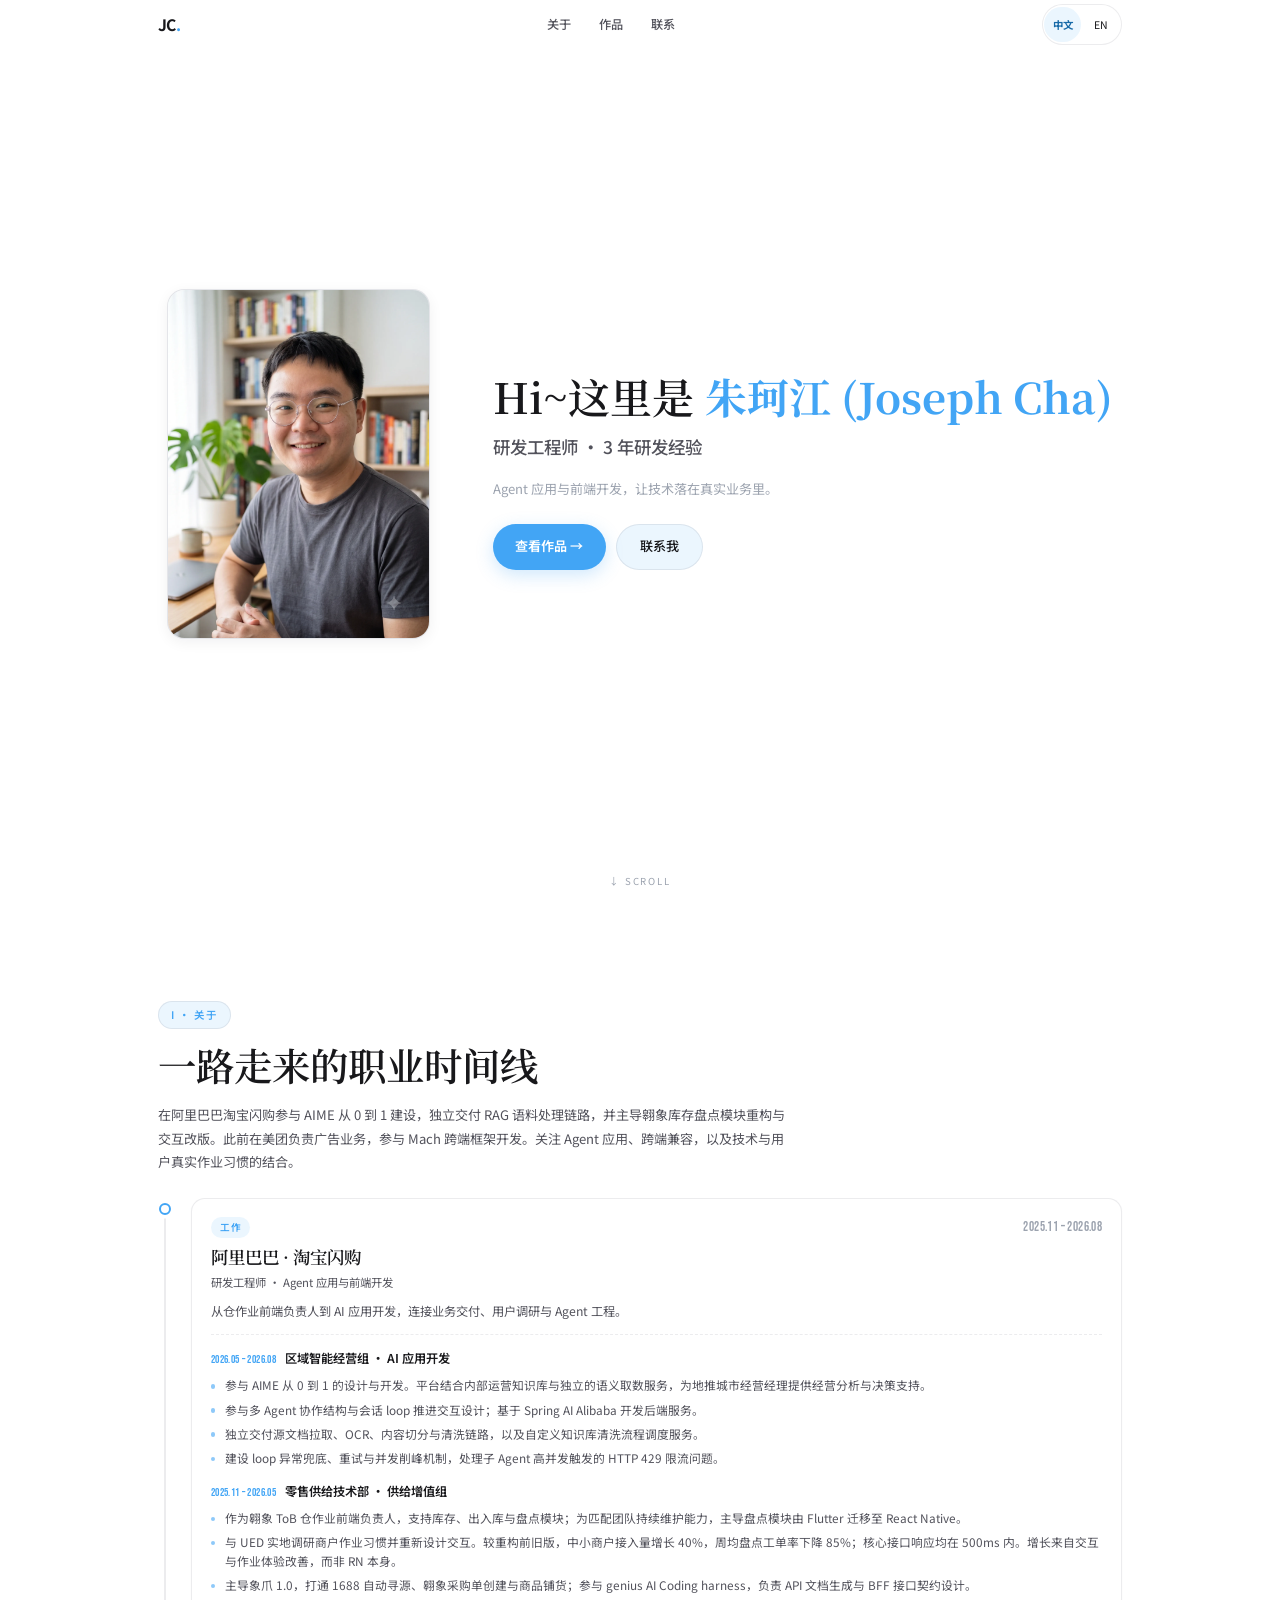
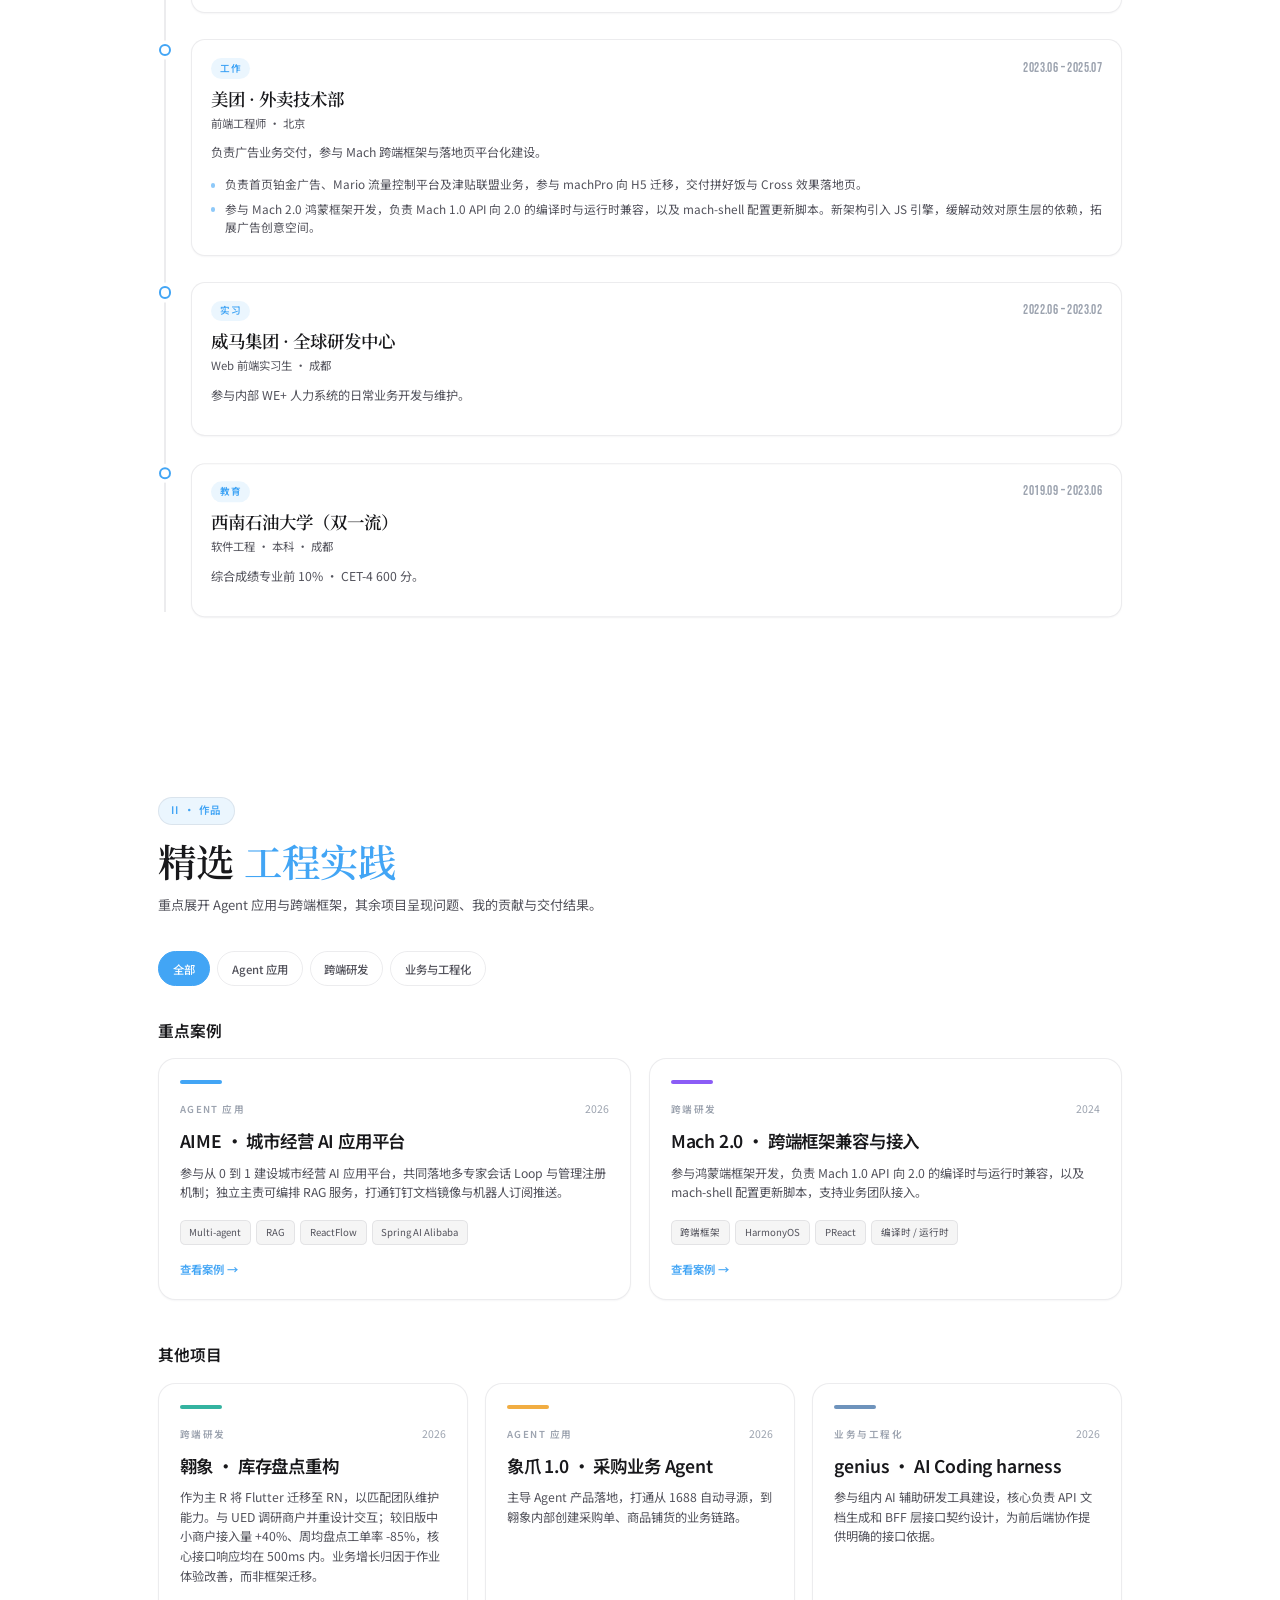
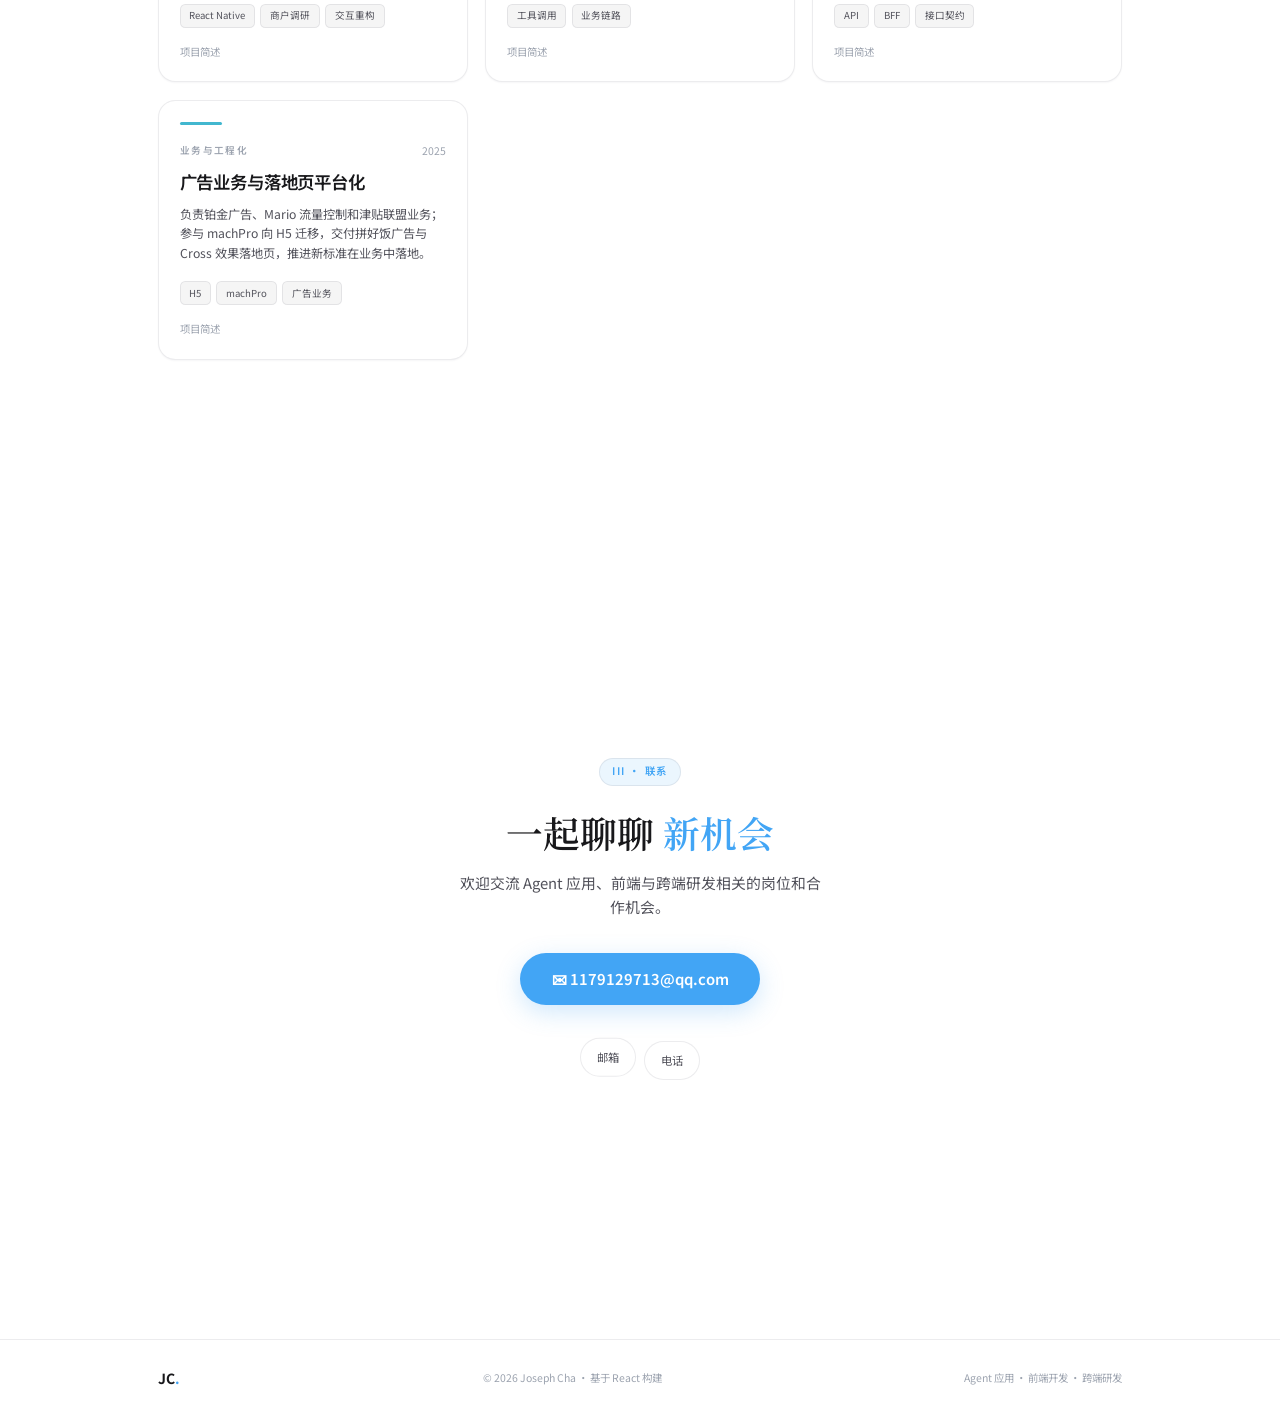
<file: index.html>
<!doctype html>
<html lang="zh-CN">
  <head>
    <meta charset="UTF-8" />
    <meta
      name="viewport"
      content="width=device-width, initial-scale=1.0, viewport-fit=cover, maximum-scale=5.0"
    />
    <meta name="theme-color" content="#fafafa" />
    <meta name="apple-mobile-web-app-capable" content="yes" />
    <meta name="apple-mobile-web-app-status-bar-style" content="black-translucent" />
    <meta name="format-detection" content="telephone=no" />
    <meta
      name="description"
      content="朱珂江的个人作品集：阿里巴巴淘宝闪购 AIME、库存盘点重构与美团 Mach 跨端框架研发经历。"
    />
    <title>朱珂江 · Agent 应用与前端开发</title>
    <link rel="preconnect" href="https://fonts.googleapis.com" />
    <link rel="preconnect" href="https://fonts.gstatic.com" crossorigin />
    <link
      href="https://fonts.googleapis.com/css2?family=Bebas+Neue&family=Noto+Sans+SC:wght@300;400;500;700&family=Noto+Serif+SC:wght@300;400;600;700&display=swap"
      rel="stylesheet"
    />
    <script type="module" crossorigin src="/assets/index-Dej1bzxD.js"></script>
    <link rel="stylesheet" crossorigin href="/assets/index-BMwHk_G-.css">
  </head>
  <body>
    <div id="root"></div>
  </body>
</html>
</file>
<file: assets/index-BMwHk_G-.css>
.language-switch{display:inline-flex;flex-shrink:0;border:1px solid var(--border);border-radius:26.64rem;padding:.05333rem;gap:.05333rem;background:#fff}.language-switch button{min-width:1.12rem;min-height:1.06667rem;padding:.10667rem .24rem;font-size:.32rem;border-radius:26.64rem}.language-switch button[aria-pressed=true]{background:var(--accent-soft);color:#176aa8;font-weight:700}.language-switch button:focus-visible{outline:.05333rem solid var(--accent);outline-offset:.05333rem}.navbar{position:fixed;top:0;left:0;right:0;z-index:100;transition:background .3s,backdrop-filter .3s,border-color .3s}.navbar-inner{display:flex;align-items:center;justify-content:space-between;height:1.49333rem}.navbar-brand{font-family:var(--font-body);font-weight:700;font-size:.48rem;letter-spacing:-.02em;min-height:1.17333rem;display:inline-flex;align-items:center}.navbar-brand .dot{color:var(--accent)}.navbar-desktop{display:flex;gap:.64rem;align-items:center}.navbar-controls{display:flex;align-items:center;gap:.26667rem}.navbar-link{font-size:.37333rem;color:var(--text-muted);font-weight:500;min-height:1.17333rem;display:inline-flex;align-items:center;padding:0 .10667rem;transition:color .2s}.navbar-link:hover{color:var(--text)}.navbar-cta{font-size:.34667rem;font-weight:600;padding:.21333rem .48rem;border-radius:26.64rem;background:var(--accent);color:#fff;min-height:1.17333rem;display:inline-flex;align-items:center}.navbar-toggle{display:none;flex-direction:column;justify-content:center;gap:.13333rem;width:1.17333rem;height:1.17333rem;padding:0;border-radius:.21333rem}.navbar-toggle-bar{display:block;width:.58667rem;height:.05333rem;background:var(--text);border-radius:.05333rem;transition:transform .25s ease,opacity .25s ease;margin:0 auto}.navbar-toggle.is-open .navbar-toggle-bar:nth-child(1){transform:translateY(.18667rem) rotate(45deg)}.navbar-toggle.is-open .navbar-toggle-bar:nth-child(2){opacity:0}.navbar-toggle.is-open .navbar-toggle-bar:nth-child(3){transform:translateY(-.18667rem) rotate(-45deg)}.navbar-mobile{overflow:hidden;border-bottom:1px solid rgba(0,0,0,.06);background:#fffffff2;backdrop-filter:blur(.53333rem);-webkit-backdrop-filter:blur(.53333rem)}.navbar-mobile-inner{display:flex;flex-direction:column;gap:.10667rem;padding:.32rem .53333rem calc(.42667rem + var(--safe-bottom))}.navbar-mobile-link{font-size:.42667rem;color:var(--text);font-weight:500;padding:.37333rem .21333rem;min-height:1.28rem;display:flex;align-items:center;border-bottom:1px solid rgba(0,0,0,.04)}.navbar-mobile-cta{margin-top:.32rem;font-size:.4rem;font-weight:600;text-align:center;padding:.37333rem .53333rem;border-radius:26.64rem;background:var(--accent);color:#fff;min-height:1.28rem;display:inline-flex;align-items:center;justify-content:center}@media (max-width: 768px){.navbar-desktop{display:none}.navbar-toggle{display:flex}}.hero-section{position:relative;min-height:100vh;display:flex;align-items:center;padding-top:calc(1.49333rem + var(--safe-top));padding-bottom:calc(.64rem + var(--safe-bottom))}@supports (min-height: 100svh){.hero-section{min-height:100svh}}.hero-content{position:relative;z-index:2}.hero-grid{display:grid;grid-template-columns:1fr;gap:.74667rem;align-items:center}.hero-photo{display:flex;justify-content:center;position:relative;z-index:2}.hero-photo-frame{width:5.33333rem;aspect-ratio:3 / 4;border-radius:.53333rem;overflow:hidden;border:1px solid var(--border);box-shadow:var(--shadow-md);background:var(--bg-soft)}.hero-photo-frame img{width:100%;height:100%;object-fit:cover;display:block}.hero-title{font-family:var(--font-serif);font-size:.85333rem;font-weight:600;line-height:1.2;margin:.37333rem 0;color:var(--text)}.hero-name{color:var(--accent);font-weight:700}.hero-subtitle{font-family:var(--font-body);font-size:.48rem;font-weight:500;color:var(--text-muted);max-width:8.53333rem;margin-bottom:.53333rem}.hero-tagline{font-size:.37333rem;color:var(--text-dim);max-width:7.46667rem;margin-bottom:.74667rem}.hero-actions{display:flex;gap:.26667rem;flex-wrap:wrap}.hero-btn{display:inline-flex;align-items:center;justify-content:center;gap:.16rem;padding:.32rem .58667rem;border-radius:26.64rem;font-weight:600;font-size:.37333rem;min-height:1.28rem;transition:transform .2s,box-shadow .2s,background .2s,color .2s}.hero-btn-primary{background:var(--accent);color:#fff;box-shadow:0 .16rem .53333rem rgba(var(--accent-rgb),.25)}.hero-btn-primary:hover{transform:translateY(-.05333rem);box-shadow:0 .26667rem .74667rem rgba(var(--accent-rgb),.32)}.hero-btn-secondary{border:1px solid var(--border);color:var(--text);font-weight:500;background:var(--accent-soft)}.hero-btn-secondary:hover{border-color:var(--accent);color:var(--accent)}.scroll-hint{position:absolute;bottom:calc(.42667rem + var(--safe-bottom));left:50%;transform:translate(-50%);z-index:2;color:var(--text-dim);font-size:.29333rem;letter-spacing:.2em;text-transform:uppercase}@media (min-width: 600px){.hero-subtitle{font-size:.53333rem;max-width:11.2rem}.hero-tagline{font-size:.4rem;max-width:9.6rem}.hero-actions{gap:.32rem}.hero-btn{padding:.34667rem .69333rem;font-size:.4rem}}@media (min-width: 768px){.hero-grid{grid-template-columns:6.93333rem 1fr;gap:1.49333rem;align-items:center}.hero-title{font-size:1.28rem}.hero-photo-frame{width:6.93333rem}.hero-photo{justify-content:flex-start}.hero-subtitle{max-width:13.86667rem}.hero-tagline{max-width:12.8rem}}@media (min-width: 1024px){.hero-grid{grid-template-columns:8rem 1fr;gap:1.92rem}.hero-photo-frame{width:8rem}.hero-subtitle{max-width:16rem}.hero-tagline{max-width:14.93333rem}}.timeline{list-style:none;margin:0;padding:0;position:relative}.timeline:before{content:"";position:absolute;left:.18667rem;top:.16rem;bottom:.16rem;width:.05333rem;background:var(--border)}.timeline-item{position:relative;padding-left:1.01333rem;padding-bottom:.8rem}.timeline-item:last-child{padding-bottom:0}.timeline-marker{position:absolute;left:0;top:.10667rem;width:.42667rem;height:.42667rem;display:flex;align-items:center;justify-content:center}.timeline-dot{width:.37333rem;height:.37333rem;border-radius:50%;background:var(--bg);border:.08rem solid var(--accent);box-sizing:border-box;box-shadow:0 0 0 .10667rem var(--bg)}.timeline-card{border:1px solid var(--border);border-radius:.42667rem;background:var(--bg-card);padding:.53333rem .58667rem;box-shadow:var(--shadow-sm)}.timeline-head{display:flex;justify-content:space-between;align-items:center;gap:.32rem;flex-wrap:wrap;margin-bottom:.26667rem}.timeline-type{font-size:.29333rem;font-weight:600;letter-spacing:.08em;color:var(--accent);background:var(--accent-soft);padding:.08rem .26667rem;border-radius:26.64rem}.timeline-period{font-family:var(--font-display);font-size:.4rem;letter-spacing:.03em;color:var(--text-dim)}.timeline-company{font-family:var(--font-serif);font-size:.53333rem;font-weight:600;color:var(--text);margin-bottom:.10667rem;line-height:1.3}.timeline-role{font-size:.34667rem;color:var(--text-muted);margin-bottom:.32rem}.timeline-summary{font-size:.37333rem;color:var(--text-muted);line-height:1.7;margin-bottom:.37333rem}.timeline-phases{display:flex;flex-direction:column;gap:.42667rem;border-top:1px dashed var(--border);padding-top:.42667rem}.timeline-phase-head{display:flex;align-items:baseline;gap:.26667rem;margin-bottom:.21333rem;flex-wrap:wrap}.timeline-phase-period{font-family:var(--font-display);font-size:.34667rem;letter-spacing:.03em;color:var(--accent)}.timeline-phase-title{font-size:.37333rem;font-weight:600;color:var(--text)}.timeline-points{list-style:none;margin:0;padding:0;display:flex;flex-direction:column;gap:.16rem}.timeline-points li{position:relative;padding-left:.42667rem;font-size:.36rem;color:var(--text-muted);line-height:1.6}.timeline-points li:before{content:"";position:absolute;left:0;top:.24rem;width:.13333rem;height:.13333rem;border-radius:50%;background:var(--accent);opacity:.6}.about-section{align-items:flex-start;padding-top:calc(2.13333rem + var(--safe-top));padding-bottom:calc(1.6rem + var(--safe-bottom))}.about-container{width:100%;max-width:24.53333rem}.about-intro{font-size:.4rem;color:var(--text-muted);line-height:1.8;margin:.42667rem 0 .74667rem;max-width:19.2rem}.about-timeline{width:100%}.projects-section{align-items:stretch}.projects-container{display:flex;flex-direction:column;width:100%;padding-top:.42667rem;padding-bottom:.42667rem;box-sizing:border-box}.projects-header{flex-shrink:0}.projects-lead{margin-bottom:.53333rem}.projects-filter{display:flex;gap:.21333rem;flex-wrap:wrap;margin-bottom:.42667rem}.projects-scroll{width:100%}.project-card{height:100%;border-radius:.53333rem;border:1px solid var(--border);background:#fff;box-shadow:var(--shadow-sm)}.project-card-wrap{min-width:0}.project-card-wrap:focus-visible .project-card{border-color:var(--accent);box-shadow:0 0 0 .08rem var(--accent-soft)}.project-open{display:inline-block;margin-top:.48rem;font-size:.34667rem;font-weight:600;color:var(--accent);transition:transform .2s ease}.project-open:focus-visible{outline:.05333rem solid var(--accent);outline-offset:.13333rem;border-radius:.05333rem}.project-group-title{font-size:.48rem;font-weight:600;margin:.53333rem 0 .48rem}.projects-supporting{margin-top:.74667rem}.project-summary-label{font-size:.32rem;color:var(--text-dim);margin-top:.48rem}@media (min-width: 600px){.projects-featured .projects-grid{grid-template-columns:repeat(2,minmax(0,1fr))}}@keyframes projectNudge{0%,8%,16%,to{transform:translate(0)}4%{transform:translate(.10667rem)}12%{transform:translate(-.08rem)}}.project-card-wrap:hover .project-open{animation:none;transform:translate(.10667rem)}.filter-btn{padding:.21333rem .42667rem;border-radius:26.64rem;font-size:.34667rem;font-weight:500;min-height:1.06667rem;display:inline-flex;align-items:center;border:1px solid var(--border);background:transparent;color:var(--text-muted);transition:all .2s}.filter-btn:hover{border-color:var(--accent);color:var(--accent)}.filter-btn.is-active{border-color:var(--accent);background:var(--accent);color:#fff}.projects-grid{display:grid;grid-template-columns:1fr;gap:.42667rem}.project-card-inner{padding:.64rem;height:100%;display:flex;flex-direction:column}.project-accent-bar{width:1.28rem;height:.10667rem;border-radius:.10667rem;margin-bottom:.53333rem}.project-meta{display:flex;justify-content:space-between;align-items:center;margin-bottom:.26667rem}.project-category{font-size:.29333rem;color:var(--text-dim);text-transform:uppercase;letter-spacing:.15em;font-weight:600}.project-year{font-size:.32rem;color:var(--text-dim)}.project-title{font-family:var(--font-body);font-size:.53333rem;font-weight:600;margin-bottom:.26667rem;letter-spacing:-.01em}.project-desc{font-size:.37333rem;color:var(--text-muted);line-height:1.6;margin-bottom:.53333rem;flex:1}.project-tags{display:flex;flex-wrap:wrap;gap:.16rem}.project-tag{font-size:.29333rem;padding:.10667rem .26667rem;border-radius:.16rem;background:#0000000a;border:1px solid var(--border);color:var(--text-muted)}@media (min-width: 600px){.projects-grid{grid-template-columns:repeat(2,1fr)}}@media (min-width: 1024px){.projects-grid{grid-template-columns:repeat(3,1fr);gap:.53333rem}}.contact-section{position:relative;overflow:hidden}.contact-content{position:relative;z-index:2;text-align:center;max-width:16rem}.contact-title{font-family:var(--font-serif);font-size:.8rem;font-weight:600;letter-spacing:0;line-height:1.2;margin:.37333rem 0 .53333rem;color:var(--text)}.contact-title .accent{color:var(--accent)}.contact-lead{font-size:.4rem;color:var(--text-muted);max-width:8.53333rem;margin:0 auto .85333rem}.contact-email-btn{display:inline-flex;align-items:center;justify-content:center;gap:.21333rem;padding:.37333rem .74667rem;border-radius:26.64rem;background:var(--accent);color:#fff;font-weight:600;font-size:.4rem;box-shadow:0 .21333rem .74667rem rgba(var(--accent-rgb),.25);min-height:1.38667rem;word-break:break-word;text-align:center;transition:transform .2s,box-shadow .2s}.contact-email-btn:hover{transform:translateY(-.08rem);box-shadow:0 .32rem .90667rem rgba(var(--accent-rgb),.32)}.contact-socials{display:flex;justify-content:center;gap:.26667rem;margin-top:.74667rem;flex-wrap:wrap}.contact-social{padding:.26667rem .48rem;border-radius:26.64rem;border:1px solid var(--border);background:#fff;font-size:.34667rem;color:var(--text-muted);min-height:1.17333rem;display:inline-flex;align-items:center;transition:border-color .2s,color .2s}.contact-social:hover{border-color:var(--accent);color:var(--accent)}@media (min-width: 600px){.contact-title{font-size:1.12rem}.contact-lead{font-size:.45333rem;max-width:11.2rem}.contact-email-btn{font-size:.45333rem;padding:.42667rem .96rem}}.footer{border-top:1px solid var(--border);padding:.85333rem 0 calc(.85333rem + var(--safe-bottom));background:var(--bg)}.footer-inner{display:flex;flex-direction:column;justify-content:center;align-items:center;gap:.21333rem;text-align:center}.footer-brand{font-family:var(--font-body);font-weight:700;font-size:.42667rem}.footer-brand .dot{color:var(--accent)}.footer-copy,.footer-tagline{font-size:.32rem;color:var(--text-dim)}@media (min-width: 600px){.footer-inner{flex-direction:row;justify-content:space-between;text-align:left}}.agent-demo{--demo-ink: #2e3033;--demo-muted: #92959a;--demo-border: #e9e9eb;--demo-soft: #f7f7f8;width:100%;max-width:1140px;margin:0 auto;overflow:hidden;container-type:inline-size;border:1px solid #dedfe2;border-radius:13px;background:#fff;color:var(--demo-ink);font-family:-apple-system,BlinkMacSystemFont,Segoe UI,PingFang SC,Microsoft YaHei,sans-serif;font-size:13px;line-height:1.6;text-align:left;box-shadow:0 4px 8px #20263203,0 24px 70px -28px #20263226}.agent-demo button{font:inherit;letter-spacing:normal}.agent-demo button:focus-visible,.agent-demo a:focus-visible,.aime-messages:focus-visible,.aime-board-panel:focus-visible{outline:2px solid #7a9e8a;outline-offset:-2px;border-radius:5px}.agent-demo svg{display:block;flex:0 0 auto}.aime-windowbar{height:34px;display:flex;align-items:center;justify-content:space-between;gap:12px;padding:0 14px;border-bottom:1px solid #dedfe2;background:linear-gradient(#fbfbfc,#f5f5f6)}.aime-window-dots{display:flex;align-items:center;gap:6px;min-width:62px}.aime-window-dots i{height:9px;width:9px;border-radius:50%;border:1px solid #00000012;background:#ff6159}.aime-window-dots i:nth-child(2){background:#ffbd2e}.aime-window-dots i:nth-child(3){background:#28c840}.aime-window-title{font-size:11px;color:#7a7d82;white-space:nowrap}.aime-window-title span{color:#c2c4c7;margin:0 8px}.aime-preview-label{color:#a0a2a7;font-size:10px;min-width:62px;text-align:right}.aime-workspace{height:640px;display:grid;grid-template-columns:56px 216px minmax(0,1fr);position:relative}.aime-rail{display:flex;flex-direction:column;align-items:center;gap:9px;padding:14px 8px;background:#f4f4f5;border-right:1px solid #e6e6e9}.aime-app-logo{display:grid;place-items:center;position:relative;width:35px;height:35px;border-radius:10px;font-size:22px;font-weight:700;letter-spacing:-2px;background:#2c3031;color:#fff;padding-right:2px}.aime-app-logo>span{position:absolute;right:5px;bottom:7px;width:5px;height:5px;border-radius:50%;background:#bfd6aa}.aime-rail-divider{height:1px;width:27px;background:#dddddf;margin:9px 0 5px}.aime-rail>button{height:36px;width:36px;display:grid;place-items:center;border-radius:8px;color:#92939a}.aime-rail>button:hover,.aime-rail>button.is-active{background:#fff;color:#3b3e43;box-shadow:0 1px 3px #00000009}.aime-rail-bottom{margin-top:auto}.aime-avatar{--person-color: #8b78bb;height:34px;width:34px;flex:0 0 auto;display:inline-flex;align-items:center;justify-content:center;border-radius:50%;color:#fff;background:var(--person-color);font-size:12px;font-weight:600}.aime-avatar-small{height:27px;width:27px;font-size:10px}.aime-avatar>img{display:block;width:100%;height:100%;min-width:0;border-radius:inherit;object-fit:cover}.aime-avatar-small svg{height:14px;width:14px}.aime-sidebar{min-height:0;display:flex;flex-direction:column;border-right:1px solid var(--demo-border);background:#fff}.aime-sidebar-heading{height:65px;flex-shrink:0;display:flex;align-items:center;gap:9px;padding:0 15px;border-bottom:1px solid var(--demo-border)}.aime-sidebar-heading-icon{display:grid;place-items:center;border:1px solid #eaeaec;background:#f7f7f8;height:30px;width:30px;border-radius:7px;color:#72767c;flex-shrink:0}.aime-sidebar-heading>div{min-width:0}.aime-sidebar-heading strong{display:block;font-size:13px;font-weight:600}.aime-sidebar-heading>div>span{display:block;color:#a1a4aa;font-size:10px;overflow:hidden;text-overflow:ellipsis;white-space:nowrap}.aime-sidebar-scroll{flex:1;min-height:0;overflow:auto;padding:18px 10px;scrollbar-width:thin}.aime-sidebar-section+.aime-sidebar-section{margin-top:24px}.aime-sidebar-section h3{display:flex;gap:6px;align-items:center;color:#93969c;font-size:11px;font-weight:500;padding:0 7px;margin:0 0 8px}.aime-sidebar-section h3>span:first-child{font-size:13px;color:#afb1b6}.aime-sidebar-total{margin-left:auto;font-size:10px}.aime-channel{display:flex;align-items:center;width:100%;padding:8px 10px;border-radius:6px;gap:8px;font-size:12px!important;color:#81858b;margin:3px 0;text-align:left;min-height:36px}.aime-channel:hover,.aime-channel.is-active{color:#373b40;background:#f1f2f3}.aime-channel svg{height:15px;width:15px}.aime-hash{font-size:17px;line-height:1;color:#999da3}.aime-count{margin-left:auto;font-size:10px;min-width:17px;height:17px;border-radius:5px;background:#e2e5e7;display:grid;place-items:center;color:#626970}.aime-thread{display:flex;align-items:flex-start;gap:8px;color:#7b8189;text-align:left;padding:6px 8px 6px 18px;width:100%;font-size:11px!important;line-height:1.7!important}.aime-thread-line{height:15px;width:10px;border-left:1px solid #d9dcdf;border-bottom:1px solid #d9dcdf;flex-shrink:0}.aime-thread>i{width:5px;height:5px;border-radius:50%;background:#83a397;margin:8px 0 0 auto;flex-shrink:0}.aime-expert{display:flex;align-items:center;gap:9px;width:100%;padding:9px 7px;border-radius:7px;text-align:left}.aime-expert:hover,.aime-expert.is-selected{background:#f4f5f5}.aime-expert-info{min-width:0}.aime-expert-info strong{display:block;font-size:12px;font-weight:500;color:#585d63}.aime-expert-info>span{display:block;font-size:9px;color:#a4a7ad;white-space:nowrap;overflow:hidden;text-overflow:ellipsis}.aime-presence,.aime-online-dot{display:inline-block;height:5px;width:5px;border-radius:50%;background:#86a78e;flex-shrink:0}.aime-presence{margin-left:auto}.aime-sidebar-footer{padding:12px 17px;border-top:1px solid #f1f1f2;font-size:10px;color:#a5a8ad;display:flex;align-items:center;gap:7px}.aime-main{min-width:0;min-height:0;display:flex;flex-direction:column;overflow:hidden}.aime-channel-header{height:65px;flex-shrink:0;display:flex;align-items:center;gap:11px;padding:0 24px;border-bottom:1px solid var(--demo-border)}.aime-channel-symbol{font-size:25px;font-weight:300;color:#b1b5ba}.aime-channel-title{min-width:0}.aime-channel-title strong{display:block;font-size:14px;font-weight:600}.aime-channel-title>span{display:block;font-size:10px;color:#a0a4aa;white-space:nowrap;text-overflow:ellipsis;overflow:hidden}.aime-participants{margin-left:auto;display:flex;align-items:center;gap:8px;font-size:11px;color:#999ea5}.aime-avatar-stack{display:flex;padding-left:6px}.aime-avatar-stack .aime-avatar{margin-left:-6px;border:2px solid #fff;height:25px;width:25px}.aime-avatar-stack svg{height:11px;width:11px}.aime-participants>svg{height:14px;width:14px}.aime-tabs{height:43px;flex-shrink:0;display:flex;align-items:stretch;padding:0 20px;gap:20px;border-bottom:1px solid var(--demo-border)}.aime-tabs>button{display:flex;align-items:center;position:relative;gap:6px;color:#9b9fa5;font-size:11px;padding:0 3px}.aime-tabs>button svg{height:13px;width:13px}.aime-tabs>button[aria-selected=true]{color:#34393f}.aime-tabs>button[aria-selected=true]:after{content:"";position:absolute;bottom:-1px;height:2px;background:#424a50;left:0;right:0;border-radius:2px}.aime-tabs>button>span{min-width:15px;background:#f1f2f3;border-radius:4px;text-align:center;font-size:9px;color:#90969d}.aime-tabs-right{display:flex;align-items:center;gap:6px;margin-left:auto;font-size:10px;color:#9ca3a8}.aime-chat-panel{display:flex;flex-direction:column;flex:1;min-height:0}.aime-messages{flex:1;min-height:0;overflow-y:auto;overscroll-behavior:contain;scrollbar-width:thin;scrollbar-color:#e0e1e4 transparent;padding:8px 24px 22px;scroll-padding-top:10px}.aime-date-separator{position:relative;display:flex;align-items:center;gap:13px;color:#b0b3b8;font-size:10px;padding:10px 0 23px}.aime-date-separator:before,.aime-date-separator:after{content:"";height:1px;background:#efeff1;flex:1}.aime-message{display:flex;gap:11px;margin-bottom:25px;animation:aime-message-appear .35s ease both}.aime-message:last-child{margin-bottom:0}.aime-message-content{min-width:0;flex:1}.aime-message-meta{display:flex;align-items:center;gap:7px;flex-wrap:wrap;margin:0 0 5px;min-height:20px}.aime-message-meta strong{font-size:12px;font-weight:600;color:#4a5057}.aime-message-meta time{font-size:9px;color:#b0b4ba}.aime-agent-badge{font-size:8px;color:#92999f;padding:0 4px;line-height:14px;border:1px solid #e5e8eb;background:#f6f7f8;border-radius:3px}.aime-owner-badge{font-size:8px;color:#a5a8ae}.aime-message-content>p{margin:0;padding:0;font-size:12px;color:#686e76;line-height:1.95;overflow-wrap:anywhere}.aime-mention{display:inline;font-weight:500;background:#edf1e9;border:1px solid #dce4d6;border-radius:4px;padding:1px 4px;color:#687e56;white-space:normal;box-decoration-break:clone;-webkit-box-decoration-break:clone}.aime-typing-status{height:26px;display:flex;align-items:center;gap:8px;padding:0 24px;font-size:10px;color:#9da3aa;flex-shrink:0;overflow:hidden}.aime-typing-status>span:last-child{white-space:nowrap;text-overflow:ellipsis;overflow:hidden}.aime-typing-dots{display:inline-flex;gap:3px}.aime-typing-dots i{width:4px;height:4px;background:#aeb7aa;border-radius:50%;animation:aime-typing 1.1s ease-in-out infinite}.aime-typing-dots i:nth-child(2){animation-delay:.15s}.aime-typing-dots i:nth-child(3){animation-delay:.3s}.aime-composer{margin:3px 19px 17px;border:1px solid #e0e3e6;box-shadow:0 1px 2px #00000003;border-radius:9px;min-height:53px;display:flex;align-items:center;gap:12px;padding:8px 10px 8px 13px}.aime-composer-plus{color:#b4b8be}.aime-composer-placeholder{color:#b4b9c0;font-size:12px;flex:1}.aime-composer-experts{display:flex;align-items:center;gap:12px;color:#b5bbc1}.aime-composer-experts span{font-size:17px;font-weight:300}.aime-composer-experts svg{width:16px;height:16px}.aime-send{display:grid;place-items:center;border-radius:6px;height:30px;width:30px;background:#343d36;color:#f9fbf9}.aime-send:hover{background:#526454}.aime-send svg{height:17px;width:17px}.aime-focus-bar{display:flex;align-items:center;gap:8px;background:#f7f8f5;border-bottom:1px solid #eaede7;padding:8px 24px;font-size:11px}.aime-focus-bar .aime-avatar{height:20px;width:20px}.aime-focus-bar>button{margin-left:auto;color:#7e8c78;font-size:10px}.aime-board-panel{flex:1;min-height:0;overflow:auto;padding:25px 20px;background:#fbfbfc;overscroll-behavior:contain;scrollbar-width:thin}.aime-board-heading{display:flex;align-items:center;gap:14px;margin-bottom:24px}.aime-board-heading h3{font-size:15px;font-weight:600;color:#50575e;margin:0 0 5px}.aime-board-heading p{font-size:10px;color:#a3a8af;margin:0}.aime-demo-footer{min-height:43px;display:flex;justify-content:space-between;align-items:center;gap:8px;padding:0 14px;border-top:1px solid var(--demo-border);background:#fafafb}.aime-player{display:flex;align-items:center;gap:10px}.aime-player>button{display:inline-flex;align-items:center;justify-content:center;gap:5px;font-size:10px;color:#7f8790;min-height:32px;padding:0 5px}.aime-player>button:hover{color:#3f5445}.aime-player svg{width:12px;height:12px}.aime-player-position{color:#b0b5bd;font-size:9px;font-family:ui-monospace,monospace;margin-right:5px}.aime-mobile-menu,.aime-mobile-close,.aime-sidebar-overlay{display:none}@keyframes aime-message-appear{0%{opacity:0;transform:translateY(7px)}to{opacity:1;transform:translateY(0)}}@keyframes aime-typing{0%,70%,to{opacity:.4;transform:translateY(0)}35%{opacity:1;transform:translateY(-3px)}}@container (max-width: 830px){.aime-workspace{grid-template-columns:47px 190px minmax(0,1fr)}.aime-sidebar-heading{padding:0 11px}.aime-channel-header{padding:0 17px}.aime-messages{padding-left:17px;padding-right:17px}.aime-participants .aime-avatar-stack{display:none}}@container (max-width: 650px){.aime-workspace{grid-template-columns:minmax(0,1fr);height:590px}.aime-rail{display:none}.aime-sidebar{display:none;position:absolute;top:0;bottom:0;left:0;width:240px;z-index:4;box-shadow:12px 0 30px #24312c16}.aime-sidebar.is-open{display:flex}.aime-sidebar-overlay{display:block;position:absolute;top:0;right:0;bottom:0;left:0;z-index:3;background:#202b3038}.aime-mobile-menu,.aime-mobile-close{display:inline-flex;align-items:center;justify-content:center;height:34px;width:28px;flex-shrink:0;color:#8c959c}.aime-mobile-close{margin-left:auto}.aime-channel-header{padding:0 15px 0 10px;gap:8px}.aime-channel-symbol{display:none}.aime-channel-title>span{max-width:230px}.aime-participants>svg{display:none}.aime-tabs{padding:0 17px;gap:17px}.aime-tabs-right{font-size:9px;max-width:170px;overflow:hidden;white-space:nowrap;text-overflow:ellipsis}.aime-messages{padding:8px 15px 18px}.aime-message{gap:9px;margin-bottom:24px}.aime-message-content>p{font-size:12px}.aime-message .aime-avatar{width:29px;height:29px}.aime-message-meta{gap:6px}.aime-message-meta strong{font-size:11px}.aime-composer{margin:4px 12px 14px;gap:8px}.aime-composer-experts{display:none}.aime-composer-placeholder{font-size:11px}.aime-demo-footer{padding:0 11px}.aime-player{gap:6px}.aime-player-position{display:none}.aime-board-heading{align-items:flex-start}.aime-board-panel{padding:20px 15px}}@media (prefers-reduced-motion: reduce){.aime-message,.aime-strategy-card,.aime-typing-dots i{animation:none}.aime-messages{scroll-behavior:auto}}.aime-decision-strip{flex-shrink:0;min-height:46px;display:flex;align-items:center;gap:8px;padding:7px 20px;background:#fafbf9;border-bottom:1px solid #e9ede5;font-size:11px}.aime-decision-strip>.aime-avatar{height:24px;width:24px}.aime-decision-strip>span:nth-child(2){font-weight:500;color:#68716a;display:flex;align-items:center;gap:9px}.aime-decision-strip small{font-size:9px;font-weight:400;color:#a0a89e}.aime-decision-strip>button{display:flex;align-items:center;gap:3px;margin-left:auto;font-size:10px;color:#7d8e75;white-space:nowrap}.aime-decision-strip>button svg{height:11px;width:11px}.aime-board-status{display:inline-flex;align-items:center;gap:4px;padding:4px 7px;border-radius:5px;font-size:10px;font-weight:500;line-height:1.4;white-space:nowrap;color:#818b95;background:#f0f2f4}.aime-board-status svg{height:11px;width:11px}.aime-board-state-reviewing .aime-board-status{background:#ecf2f8;color:#64819f}.aime-board-state-needs_revision .aime-board-status{background:#fbf0df;color:#ab8249}.aime-board-state-adoptable .aime-board-status{background:#e9f3e9;color:#507853}.aime-decision-strip.aime-board-state-adoptable{background:#f2f8ef;border-bottom-color:#e1ecdb}.aime-board-heading{align-items:flex-start}.aime-board-heading>.aime-board-status{margin-left:auto;margin-top:2px}.aime-board-heading h3{display:flex;align-items:center;gap:8px}.aime-board-heading p{max-width:420px}.aime-version-badge{font-family:ui-monospace,monospace;background:#eff1f3;border:1px solid #e6e8eb;color:#9aa3ac;font-size:9px;font-weight:400;padding:1px 5px;border-radius:4px}.aime-board-empty{min-height:300px;display:flex;flex-direction:column;justify-content:center;align-items:center;text-align:center;padding:30px}.aime-board-empty>svg{width:30px;height:30px;margin-bottom:16px;color:#a2b19b}.aime-board-empty h3{font-size:14px;font-weight:500;color:#7e8b7a;margin:0 0 9px}.aime-board-empty p{font-size:11px;color:#a8b0a4;max-width:310px}.aime-strategy-grid{display:grid;grid-template-columns:repeat(3,minmax(180px,1fr));gap:12px}.aime-strategy-card{display:flex;flex-direction:column;min-width:0;border:1px solid #e3e7eb;background:#fff;border-radius:9px;padding:14px;box-shadow:0 1px 3px #19253404;animation:aime-message-appear .3s ease both}.aime-board-state-adoptable .aime-strategy-card{border-color:#d4e4d0}.aime-strategy-meta{display:flex;flex-wrap:wrap;justify-content:space-between;gap:5px;font-size:9px;color:#a0a8b1;margin-bottom:12px}.aime-strategy-meta>span:first-child{font-family:ui-monospace,monospace}.aime-strategy-card h4{font-size:13px;line-height:1.75;font-weight:600;color:#596571;margin:0 0 9px}.aime-strategy-card>p{font-size:11px;line-height:1.85;color:#8b949e;margin:0 0 12px}.aime-strategy-note{font-size:10px;color:#87977c;background:#f6f8f2;border-radius:5px;padding:8px;margin:2px 0 12px;line-height:1.8}.aime-strategy-note>span{font-weight:600;font-size:9px;display:block;margin-bottom:3px}.aime-strategy-previous{margin-bottom:14px;font-size:9px;color:#a4adb6}.aime-strategy-previous summary{cursor:pointer;line-height:1.8}.aime-strategy-previous p{margin:6px 0 0;font-size:10px;line-height:1.8;color:#a4adb6}.aime-strategy-bottom{display:flex;align-items:center;gap:5px;margin-top:auto;padding-top:12px;border-top:1px solid #f0f2f3;font-size:9px;color:#a0a9b1}.aime-strategy-bottom>.aime-avatar{width:20px;height:20px}.aime-strategy-status{display:inline-flex;align-items:center;gap:3px;margin-left:auto;font-size:9px}.aime-strategy-status svg{width:10px;height:10px}.aime-board-state-adoptable .aime-strategy-status{color:#678859}.aime-board-state-needs_revision .aime-strategy-status{color:#b38a56}.aime-review-heading{display:flex;align-items:center;justify-content:space-between;gap:8px;margin:24px 0 10px}.aime-review-heading h4{font-size:11px;color:#79848e;font-weight:500;margin:0}.aime-review-heading>span{font-size:9px;color:#a1aab3}.aime-review-grid{display:grid;grid-template-columns:repeat(3,minmax(160px,1fr));gap:10px}.aime-review-card{background:#fff;border:1px solid #e8ebed;border-radius:7px;padding:10px}.aime-review-card>div{display:flex;align-items:center;gap:5px}.aime-review-card .aime-avatar{width:21px;height:21px}.aime-review-card strong{font-size:10px;font-weight:500;color:#88939c}.aime-review-card>div>span:last-child{margin-left:auto;font-size:8px;color:#a9b1b8;display:inline-flex;align-items:center;gap:2px}.aime-review-card>div>span:last-child svg{width:10px;height:10px}.aime-review-card>p{font-size:10px;line-height:1.8;color:#a2abb4;margin:8px 0 0}.aime-review-changes_requested{border-color:#ede2d2}.aime-review-changes_requested>div>span:last-child{color:#b48a52}.aime-review-approved{border-color:#e0eadb;background:#fcfdfb}.aime-review-approved>div>span:last-child{color:#749366}.aime-review-gate{display:flex;align-items:flex-start;gap:6px;margin:15px 0 0;color:#a1ab9c;font-size:10px;line-height:1.8}.aime-review-gate svg{height:13px;width:13px;margin-top:2px}.aime-message-strategies{display:grid;gap:6px;margin-top:11px}.aime-message-strategy{display:flex;align-items:center;gap:6px;border:1px solid #e6e9e3;background:#fafbf8;color:#8b9981;padding:7px 9px;border-radius:5px;font-size:10px!important;text-align:left;line-height:1.8!important}.aime-message-strategy:hover{background:#f4f7f0}.aime-message-strategy>span{font-family:ui-monospace,monospace;color:#a6b09f;font-size:9px}.aime-message-strategy svg{width:12px;height:12px}.aime-message-strategy>svg:last-child{margin-left:auto;width:10px;height:10px}.aime-player-stage{display:flex;align-items:center;gap:6px;color:#9ba69a;font-size:10px}.aime-player-stage svg{width:12px;height:12px}.aime-player-stage.is-adoptable{color:#7d9970}@container (max-width: 650px){.aime-decision-strip{padding:7px 14px;gap:6px}.aime-decision-strip>span:nth-child(2){display:block;font-size:10px}.aime-decision-strip small{display:block;font-size:8px}.aime-decision-strip>.aime-board-status{font-size:9px}.aime-strategy-grid,.aime-review-grid{grid-template-columns:1fr}.aime-board-heading>.aime-board-status{font-size:9px}.aime-strategy-card{padding:13px}.aime-strategy-card h4{font-size:12px}.aime-strategy-card>p{font-size:11px}.aime-review-card{padding:12px}.aime-review-card strong{font-size:11px}.aime-review-card>div>span:last-child{font-size:9px}}.aime-case{--case-ink: #243b49;--case-muted: #5e6d76;--case-line: #dde5e9;--case-blue: #286c97;max-width:1140px;margin:0 auto;color:var(--case-ink);font-size:15px;line-height:1.8}.aime-case p{color:var(--case-muted)}.aime-case-demo-note{border-left:2px solid #9fc9df;padding-left:16px;margin:0 0 28px;font-size:14px}.aime-validation{padding:28px;border:1px solid #dce6e1;border-radius:12px;background:#f8fbf9}.aime-validation .aime-case-eyebrow{color:#527967}.aime-validation-facts{display:grid;grid-template-columns:repeat(3,minmax(0,1fr));gap:24px;margin:0 0 24px;border-top:1px solid #dce6e1;border-bottom:1px solid #dce6e1;padding:22px 0}.aime-validation-facts>div{display:flex;flex-direction:column;gap:7px;min-width:0}.aime-validation-facts dt{color:#6e8277;font-size:12px}.aime-validation-facts dd{order:-1;font-size:clamp(17px,1.7vw,23px);line-height:1.5;font-weight:600;color:#315c49;margin:0;overflow-wrap:anywhere}.aime-validation-findings{display:grid;grid-template-columns:repeat(2,minmax(0,1fr));gap:30px}.aime-validation-findings h3{font-size:15px;font-weight:600;margin-bottom:8px}.aime-validation-findings p{font-size:14px}.aime-validation-note{margin-top:22px;font-size:11px}.aime-case-nav{display:flex;flex-wrap:wrap;border-top:1px solid var(--case-line);border-bottom:1px solid var(--case-line);margin-bottom:68px}.aime-case-nav a{display:flex;align-items:center;gap:12px;padding:16px 26px 16px 0;margin-right:28px;font-weight:600;font-size:14px}.aime-case-nav a span{color:#6f8998;font-size:12px}.aime-case-nav a:hover{color:var(--case-blue)}.aime-case-section{margin-bottom:76px;scroll-margin-top:100px}.aime-case-heading{margin-bottom:28px}.aime-case-eyebrow{display:block;font-size:11px;line-height:1.5;letter-spacing:.14em;color:#52768b;font-weight:600;margin-bottom:12px}.aime-case-heading h2{font-family:var(--font-serif);font-size:clamp(23px,2.4vw,30px);line-height:1.5;font-weight:600;margin:0 0 12px;letter-spacing:-.02em}.aime-case-ownership{display:inline-block;font-size:12px;font-weight:500;color:#356b76;background:#edf5f4;padding:3px 10px;border-radius:4px;line-height:1.6}.aime-case-heading>p{margin-top:18px;max-width:900px}.aime-loop-entry{display:grid;grid-template-columns:repeat(3,minmax(0,1fr));list-style:none;padding:0;max-width:820px;margin:0 auto 24px;gap:28px}.aime-loop-entry li{position:relative;border:1px solid var(--case-line);background:#fff;border-radius:8px;padding:14px 18px}.aime-loop-entry strong,.aime-loop-entry span{display:block}.aime-loop-entry strong{font-size:15px;font-weight:600}.aime-loop-entry span{font-size:12px;color:var(--case-muted);margin-top:4px}.aime-loop-entry li:not(:last-child):after{content:"→";position:absolute;right:-23px;top:50%;transform:translateY(-50%);color:#7999ac}.aime-loop-body{border:1px solid #ccdfe9;border-radius:12px;background:#f7fafc;overflow:hidden}.aime-loop-caption{display:flex;justify-content:space-between;align-items:center;padding:16px 22px;border-bottom:1px solid #dce8ee;gap:12px}.aime-loop-caption h3{font-size:14px;font-weight:600}.aime-loop-caption>span{background:#e3eef5;color:#2f6384;padding:2px 10px;border-radius:4px;font-size:12px;flex-shrink:0}.aime-loop-steps{list-style:none;padding:24px 22px 12px;display:grid;grid-template-columns:repeat(4,minmax(0,1fr));gap:26px}.aime-loop-steps li{position:relative}.aime-loop-steps li:not(:last-child):after{content:"→";color:#94acba;position:absolute;right:-19px;top:0}.aime-step-index{display:inline-flex;align-items:center;justify-content:center;width:26px;height:26px;border:1px solid #ccdde7;border-radius:50%;font-size:10px;color:var(--case-blue);margin-bottom:14px;background:#fff}.aime-step-actor{display:block;font-size:11px;color:#42738c;margin-bottom:6px}.aime-loop-steps h4{font-size:16px;font-weight:600;margin-bottom:9px}.aime-loop-steps p{font-size:13px}.aime-loop-return{display:flex;align-items:center;gap:12px;margin:8px 22px 20px;padding-top:13px;border-top:1px dashed #b9ceda}.aime-loop-return>span{color:#628ca4;font-size:24px;line-height:1}.aime-loop-return p{font-size:12px}.aime-loop-rules{display:grid;grid-template-columns:repeat(2,minmax(0,1fr));gap:32px;margin-top:24px}.aime-loop-rules>div{padding-left:16px;border-left:2px solid #94c0c4}.aime-loop-rules>div:last-child{border-color:#d9b57c}.aime-loop-rules h3,.aime-rag-implementation h3{font-size:14px;font-weight:600;margin-bottom:6px}.aime-loop-rules p,.aime-rag-implementation p{font-size:13px}.aime-rag-canvas{border:1px solid var(--case-line);border-radius:12px 12px 0 0;background-color:#f7faf9;background-image:radial-gradient(#d4deda .8px,transparent .8px);background-size:14px 14px;padding:20px}.aime-canvas-caption{display:flex;align-items:center;gap:9px;margin-bottom:28px}.aime-canvas-dot{width:7px;height:7px;border-radius:50%;background:#739a8c}.aime-canvas-caption h3{font-size:13px;font-weight:500}.aime-canvas-caption code{font-size:10px;color:#6d8177;margin-left:auto}.aime-rag-nodes{list-style:none;padding:0;display:grid;grid-template-columns:repeat(5,minmax(0,1fr));gap:22px}.aime-rag-nodes>li{min-width:0;position:relative}.aime-rag-nodes>li:not(:last-child):after{content:"→";position:absolute;right:-17px;top:50%;transform:translateY(-50%);color:#6f998b;font-size:14px}.aime-rag-nodes button{position:relative;width:100%;height:100%;min-height:128px;text-align:left;background:#fff;border:1px solid #d6e0dc;border-radius:8px;padding:13px 12px;transition:border-color .15s,box-shadow .15s}.aime-rag-nodes button:hover{border-color:#7ca496}.aime-rag-nodes button[aria-pressed=true]{border-color:#4f8976;box-shadow:0 0 0 2px #4f897614}.aime-node-code{display:flex;align-items:center;gap:6px;font-size:9px;color:#698579;letter-spacing:.02em}.aime-node-code>span{border-radius:3px;background:#edf4f0;padding:1px 5px;font-size:10px}.aime-rag-nodes strong{display:block;font-size:14px;line-height:1.5;margin-top:12px;font-weight:600}.aime-node-subtitle{display:block;color:#79847e;font-size:11px;margin-top:5px;line-height:1.5}.aime-rag-destinations{display:flex;justify-content:flex-end;flex-wrap:wrap;gap:6px;margin-top:14px}.aime-rag-destinations span{background:#edf4f0;color:#4c7363;padding:3px 9px;border:1px solid #dce8e1;border-radius:4px;font-size:11px}.aime-canvas-note{font-size:11px;margin-top:20px}.aime-node-detail{border:1px solid var(--case-line);border-top:none;border-radius:0 0 12px 12px;background:#fff;padding:20px 24px;min-height:142px}.aime-node-detail>span{color:#6e8d7f;font-size:10px;letter-spacing:.1em}.aime-node-detail h3{font-size:15px;font-weight:600;margin:4px 0 7px}.aime-node-detail p{font-size:14px;max-width:900px}.aime-rag-implementation{display:grid;grid-template-columns:repeat(2,minmax(0,1fr));gap:32px;margin-top:22px}.aime-platform-rows{border-top:1px solid var(--case-line)}.aime-platform-rows article{display:grid;grid-template-columns:150px minmax(0,1fr) 210px;gap:24px;padding:28px 0;border-bottom:1px solid var(--case-line)}.aime-platform-index{display:block;font-size:11px;color:#94a4af;margin-bottom:8px}.aime-platform-rows h3{font-size:17px;font-weight:600;margin-bottom:8px}.aime-platform-rows p{font-size:14px}.aime-platform-rows ul{list-style:none;padding:4px 0 0;color:#6f8290;font-size:11px}.aime-platform-rows li{margin-bottom:6px;padding-left:10px;border-left:1px solid #d4e2e9}.aime-case-technologies{margin:-16px 0 60px}.aime-case-technologies h2{font-size:14px;font-weight:500;color:var(--case-muted);margin-bottom:13px}.aime-case-technologies ul{display:flex;flex-wrap:wrap;gap:8px;list-style:none;padding:0}.aime-case-technologies li{padding:3px 11px;border:1px solid var(--case-line);border-radius:5px;font-size:12px;color:#5b717e}.aime-memory{border:1px solid #dedbd1;border-radius:12px;background:#faf9f5;margin-bottom:24px}.aime-memory summary{display:flex;align-items:center;gap:20px;cursor:pointer;padding:28px;list-style:none}.aime-memory summary::-webkit-details-marker{display:none}.aime-memory-mark{font-size:42px;color:#8e9c81;line-height:1}.aime-memory .aime-case-eyebrow{color:#90917c;font-size:10px;margin-bottom:6px}.aime-memory-title{display:block;font-family:var(--font-serif);font-size:21px;font-weight:600;line-height:1.6}.aime-memory-invitation{display:block;font-size:12px;color:#8b8b7c;margin-top:7px}.aime-memory-toggle{margin-left:auto;font-size:25px;color:#87927b;flex-shrink:0}.aime-memory[open] .aime-memory-toggle{transform:rotate(45deg)}.aime-memory-content{padding:0 28px 28px}.aime-memory-content>p{font-size:13px;max-width:850px;margin-bottom:22px}.aime-memory-diagram{margin:0}.aime-memory-grid{display:grid;grid-template-columns:minmax(0,1fr) 240px;gap:22px;align-items:start}.aime-memory-system{border:1px solid #d1d7cd;border-radius:8px;background:#fffefa;overflow:hidden}.aime-memory-system-title{padding:15px 18px;display:flex;align-items:center;justify-content:space-between;gap:12px;background:#ecefe7}.aime-memory-system-title strong{font-size:18px;letter-spacing:.06em}.aime-memory-system-title>span{font-size:10px;color:#7f8977}.aime-memory-layer{display:grid;grid-template-columns:76px minmax(0,1fr);gap:16px;padding:19px 18px;border-top:1px dashed #dce0d5}.aime-memory-layer h3{font-size:12px;font-weight:500;color:#77836d}.aime-memory-layer ul{display:flex;flex-wrap:wrap;gap:7px;list-style:none;padding:0}.aime-memory-layer li{font-size:11px;background:#f1f4ee;color:#52604c;border:1px solid #e1e7da;padding:4px 9px;border-radius:4px}.aime-memory-layer-runtime li{background:#edf3f6;border-color:#dbe5ea;color:#4e7184}.aime-memory-layer-evaluation li{background:#f5f0e8;border-color:#e9dfce;color:#806943}.aime-memory-layer-models li{background:#f1eef6;border-color:#e3ddec;color:#78648a}.aime-memory-layer p{font-size:11px;margin-top:12px}.aime-memory-connections>h3{font-size:11px;font-weight:500;color:#8a8c7b;margin:3px 0 12px}.aime-memory-connections>div{position:relative;background:#fefdf9;border:1px solid #deded2;border-radius:6px;margin-bottom:12px;padding:13px}.aime-memory-connections>div:before{content:"↔";position:absolute;left:-19px;top:12px;font-size:12px;color:#9aa58d}.aime-memory-connections h4{font-size:12px;font-weight:600;margin-bottom:5px}.aime-memory-status{display:inline-block;margin-left:6px;border:1px solid #cbded0;background:#edf6ee;color:#467251;border-radius:3px;padding:0 5px;font-size:9px;font-weight:500;vertical-align:middle;white-space:nowrap}.aime-memory-connections p{font-size:11px}.aime-memory-diagram figcaption{border-top:1px solid #e3e3d8;padding-top:13px;margin-top:20px;font-size:10px;color:#8c9283}.aime-case a:focus-visible,.aime-case button:focus-visible,.aime-case summary:focus-visible{outline:2px solid #417c9b;outline-offset:5px}@media (max-width: 900px){.aime-platform-rows article{grid-template-columns:130px minmax(0,1fr)}.aime-platform-rows ul{grid-column:2;display:flex;flex-wrap:wrap;gap:12px;padding:0}.aime-memory-grid{grid-template-columns:1fr}.aime-memory-connections{display:grid;grid-template-columns:repeat(3,minmax(0,1fr));gap:12px}.aime-memory-connections>h3{grid-column:1 / -1;margin-bottom:0}.aime-memory-connections>div:before{content:none}.aime-rag-nodes{gap:16px}.aime-rag-nodes>li:not(:last-child):after{right:-14px}}@media (max-width: 650px){.aime-case{font-size:14px}.aime-validation{padding:20px 16px}.aime-validation-facts{grid-template-columns:1fr;gap:18px;padding:18px 0}.aime-validation-facts>div{gap:3px}.aime-validation-facts dd{font-size:20px}.aime-validation-findings{grid-template-columns:1fr;gap:20px}.aime-case-nav{margin-bottom:44px}.aime-case-nav a{flex:1 1 auto;justify-content:space-between;padding:13px 0;margin:0;font-size:12px;gap:6px}.aime-case-nav a+a{margin-left:18px}.aime-case-nav a>span:first-child{display:none}.aime-case-section{margin-bottom:52px;scroll-margin-top:84px}.aime-case-heading h2{font-size:23px}.aime-loop-entry{gap:17px}.aime-loop-entry li{padding:12px 8px}.aime-loop-entry strong{font-size:12px;overflow-wrap:anywhere}.aime-loop-entry span{font-size:10px}.aime-loop-entry li:not(:last-child):after{right:-14px;font-size:12px}.aime-loop-caption{padding:14px 16px}.aime-loop-steps{grid-template-columns:1fr;padding:20px 16px 10px;gap:22px}.aime-loop-steps li{padding-left:40px}.aime-step-index{position:absolute;left:0;top:1px}.aime-loop-steps li:not(:last-child):after{content:"↓";top:auto;left:9px;right:auto;bottom:-22px;font-size:13px}.aime-loop-steps h4{font-size:15px;margin-bottom:5px}.aime-loop-return{margin:14px 16px 16px}.aime-loop-rules,.aime-rag-implementation{grid-template-columns:1fr;gap:18px}.aime-rag-canvas{padding:16px}.aime-canvas-caption{margin-bottom:20px;align-items:start}.aime-canvas-caption h3{font-size:12px}.aime-canvas-dot{margin-top:7px;flex-shrink:0}.aime-rag-nodes{grid-template-columns:1fr;gap:22px}.aime-rag-nodes button{min-height:auto;display:grid;grid-template-columns:105px minmax(0,1fr);gap:4px 8px;padding:12px}.aime-node-code{grid-row:1 / 3}.aime-rag-nodes strong{margin:0;font-size:14px}.aime-node-subtitle{margin:0}.aime-rag-nodes>li:not(:last-child):after{content:"↓";top:auto;right:auto;left:50%;bottom:-21px;transform:translate(-50%)}.aime-rag-destinations{justify-content:center}.aime-node-detail{padding:17px;min-height:170px}.aime-platform-rows article{grid-template-columns:1fr;gap:14px;padding:22px 0}.aime-platform-rows article>div:first-child{display:flex;align-items:center;gap:12px}.aime-platform-index{margin:0}.aime-platform-rows ul{grid-column:auto}.aime-case-technologies{margin:-8px 0 38px}.aime-memory summary{padding:20px 16px;gap:12px}.aime-memory-mark{font-size:29px}.aime-memory-title{font-size:17px}.aime-memory-invitation{font-size:11px}.aime-memory-content{padding:0 16px 20px}.aime-memory-layer{grid-template-columns:1fr;gap:8px;padding:16px 13px}.aime-memory-system-title{padding:13px}.aime-memory-connections{grid-template-columns:1fr;gap:0}.aime-memory-connections>h3{margin-bottom:12px}}@media (prefers-reduced-motion: reduce){.aime-rag-nodes button{transition:none}.aime-case-section{scroll-behavior:auto}}.mach-case{--mach-ink: #2e3046;--mach-muted: #686b7e;--mach-line: #e0e1ea;--mach-accent: #7460a3;max-width:1140px;margin:0 auto;font-size:15px;line-height:1.8;color:var(--mach-ink)}.mach-case p{color:var(--mach-muted)}.mach-case-nav{display:flex;flex-wrap:wrap;gap:16px 34px;border-top:1px solid var(--mach-line);border-bottom:1px solid var(--mach-line);padding:16px 0;margin-bottom:52px}.mach-case-nav a{font-size:13px;font-weight:500;display:inline-flex;align-items:center;gap:16px}.mach-case-nav a span{color:#9893ad;font-size:12px}.mach-case-nav a:hover,.mach-examples a:hover{color:var(--mach-accent)}.mach-section{margin-bottom:72px;scroll-margin-top:100px}.mach-heading{margin-bottom:26px}.mach-heading>span{display:block;font-size:11px;color:#7e7198;letter-spacing:.12em;margin-bottom:12px;font-weight:600}.mach-heading h2{font-family:var(--font-serif);font-size:clamp(23px,2.4vw,30px);line-height:1.5;margin-bottom:16px;font-weight:600;letter-spacing:-.02em}.mach-heading p{max-width:950px}.mach-examples{display:grid;grid-template-columns:repeat(2,minmax(0,1fr));gap:26px}.mach-examples figure{margin:0;min-width:0;border:1px solid var(--mach-line);border-radius:10px;overflow:hidden;background:#fff}.mach-image-crop{width:100%;aspect-ratio:1.5;background:#f4f4f6;overflow:hidden;border-bottom:1px solid var(--mach-line)}.mach-image-crop img{width:100%;height:100%;object-fit:cover}.mach-image-crop-product img{object-position:center 23%}.mach-image-crop-feed img{object-position:center 62%}.mach-examples figcaption{padding:20px 22px}.mach-examples h3{font-size:16px;font-weight:600;margin-bottom:8px}.mach-examples p{font-size:13px;margin-bottom:14px}.mach-examples a{font-size:12px;color:#7e7198;text-decoration:underline;text-underline-offset:4px}.mach-evidence-note{font-size:11px;margin-top:16px}.mach-motivation{margin-top:30px;padding:24px;border-left:3px solid #b8a6cf;background:#f8f6fb;border-radius:0 9px 9px 0}.mach-motivation h3{font-size:17px;font-weight:600;margin-bottom:10px}.mach-motivation p{font-size:14px}.mach-motivation p+p{padding-top:14px;margin-top:14px;border-top:1px solid #e7e1ef;font-size:12px}.mach-diagram{margin:0;border:1px solid var(--mach-line);border-radius:12px;overflow:hidden;background:#f8f9fb}.mach-diagram-title{display:flex;align-items:center;justify-content:space-between;gap:12px;padding:17px 24px;border-bottom:1px solid var(--mach-line);background:#f0f1f5}.mach-diagram-title strong{font-size:17px;font-weight:600}.mach-diagram-title>span{font-size:10px;color:#9093a2;letter-spacing:.1em}.mach-handoff{padding:13px 24px;font-size:12px;border-bottom:1px dashed var(--mach-line);background:#ffffff80}.mach-v1-lanes{display:grid;grid-template-columns:repeat(2,minmax(0,1fr));gap:32px;padding:26px}.mach-lane>h3,.mach-v2-build>h3,.mach-client-runtime>h3{font-size:13px;font-weight:500;color:#818697;margin-bottom:18px}.mach-pipeline{list-style:none;padding:0;display:flex;flex-direction:column;gap:24px}.mach-pipeline>li{position:relative;padding:15px 18px;border:1px solid #dfe2e9;background:#fff;border-radius:7px;min-width:0}.mach-pipeline>li:not(:last-child):after{content:"↓";position:absolute;left:50%;bottom:-24px;transform:translate(-50%);color:#b0afbd;font-size:14px}.mach-node-code{font-size:9px;font-weight:500;color:#9699aa;letter-spacing:.08em;display:block;margin-bottom:6px}.mach-pipeline :is(h4,h5){font-size:15px;font-weight:600;line-height:1.6;overflow-wrap:anywhere}.mach-pipeline p{font-size:12px;margin-top:6px}.mach-artifacts{padding:0;list-style:none;display:grid;grid-template-columns:repeat(2,minmax(0,1fr));gap:12px;margin-top:13px}.mach-artifacts>li{border:1px solid #e6e5ed;padding:10px;background:#f8f8fb;border-radius:4px;min-width:0}.mach-artifacts code{display:block;font-size:12px;color:#786b95;overflow-wrap:anywhere}.mach-artifacts span{font-size:11px;color:#868496;display:block;margin-top:4px;line-height:1.6}.mach-diagram>figcaption{padding:16px 24px;border-top:1px solid var(--mach-line);font-size:11px;color:#8c8c9c}.mach-diagram-v2{background:#fbf9fd;border-color:#e0d8eb}.mach-diagram-v2 .mach-diagram-title{background:#f0eaf7;border-color:#e0d8eb}.mach-diagram-v2 .mach-diagram-title strong{color:#6e548b}.mach-v2-build{padding:24px}.mach-pipeline-horizontal{display:grid;grid-template-columns:repeat(4,minmax(0,1fr));gap:22px}.mach-pipeline-horizontal>li{padding:14px}.mach-pipeline-horizontal>li:not(:last-child):after{content:"→";top:50%;bottom:auto;left:auto;right:-18px;transform:translateY(-50%)}.mach-pipeline-horizontal .mach-artifacts{grid-template-columns:1fr;gap:7px}.mach-pipeline-horizontal .mach-artifacts>li{padding:6px 8px}.mach-pipeline-horizontal .mach-artifacts span{font-size:10px}.mach-diagram-v2 .mach-handoff{border-top:1px dashed #e0d8eb;border-bottom:1px dashed #e0d8eb;text-align:center}.mach-client-runtime{margin:24px;padding:20px;border:1px solid #dcd3e8;border-radius:9px;background:#fff}.mach-runtime-lanes{display:grid;grid-template-columns:minmax(0,1fr) 170px minmax(0,1fr);gap:20px;align-items:stretch}.mach-thread{border:1px solid #e1dcea;background:#f9f7fc;padding:16px;border-radius:7px;min-width:0}.mach-thread>h4{font-size:12px;font-weight:500;margin-bottom:16px;color:#827293}.mach-thread-native{background:#f7f9fa;border-color:#dce3e8}.mach-thread-native>h4{color:#6e8797}.mach-thread .mach-pipeline>li{padding:13px}.mach-thread .mach-pipeline :is(h4,h5){font-size:14px}.mach-runtime-channel{align-self:center;text-align:center}.mach-channel-arrow{display:block;font-size:40px;color:#b29bc7;line-height:1.2;margin-bottom:8px}.mach-runtime-channel strong{display:block;font-family:ui-monospace,monospace;font-size:13px;color:#7c6299}.mach-runtime-channel>span:not(.mach-channel-arrow){display:block;font-size:11px;color:#9a8aaa;margin-top:7px}.mach-runtime-channel p{font-size:10px;margin-top:10px}.mach-diagram figcaption ul{padding-left:15px}.mach-diagram figcaption li+li{margin-top:6px}.mach-contribution-list{list-style:none;padding:0;border-top:1px solid var(--mach-line)}.mach-contribution-list>li{display:flex;gap:22px;border-bottom:1px solid var(--mach-line);padding:24px 0}.mach-contribution-list>li>span{font-size:12px;color:#a59bb6;margin-top:3px}.mach-contribution-list h3{font-size:16px;font-weight:600;margin-bottom:8px}.mach-contribution-list p{font-size:14px}.mach-outcome{padding:19px 22px;background:#f7f5fa;border-left:2px solid #bbabcf;margin-top:24px;font-size:13px}.mach-technologies{margin:-14px 0 34px}.mach-technologies h2{font-size:14px;font-weight:500;margin-bottom:12px}.mach-technologies ul{list-style:none;padding:0;display:flex;flex-wrap:wrap;gap:8px}.mach-technologies li{font-size:12px;color:#7e7198;border:1px solid #e4dfeb;padding:3px 11px;border-radius:4px}.mach-footer-note{font-size:11px;border-top:1px solid var(--mach-line);padding-top:18px}.mach-case a:focus-visible{outline:2px solid #9d83bb;outline-offset:5px}@media (max-width: 900px){.mach-runtime-lanes{grid-template-columns:minmax(0,1fr) 125px minmax(0,1fr);gap:12px}.mach-thread{padding:12px}.mach-thread .mach-pipeline>li{padding:10px}.mach-client-runtime{padding:16px}.mach-v1-lanes{padding:20px;gap:20px}.mach-artifacts{grid-template-columns:1fr}.mach-pipeline-horizontal{grid-template-columns:repeat(2,minmax(0,1fr));gap:24px}.mach-pipeline-horizontal>li:not(:last-child):after{content:none}}@media (max-width: 650px){.mach-case{font-size:14px}.mach-case-nav{gap:14px 24px;margin-bottom:36px}.mach-case-nav a{font-size:12px;gap:8px}.mach-section{margin-bottom:50px;scroll-margin-top:84px}.mach-heading h2{font-size:23px}.mach-examples{grid-template-columns:1fr;gap:22px}.mach-examples figcaption{padding:17px}.mach-image-crop-product img{object-position:center 23%}.mach-image-crop-feed img{object-position:center 63%}.mach-motivation{padding:18px}.mach-diagram-title{padding:14px 16px}.mach-diagram-title strong{font-size:16px}.mach-diagram-title>span{font-size:8px}.mach-handoff{padding:12px 16px;font-size:11px}.mach-v1-lanes{grid-template-columns:1fr;padding:18px 16px;gap:30px}.mach-lane+.mach-lane{border-top:1px dashed #dcdde7;padding-top:24px}.mach-artifacts{grid-template-columns:repeat(2,minmax(0,1fr));gap:8px}.mach-pipeline>li{padding:13px}.mach-pipeline :is(h4,h5){font-size:14px}.mach-diagram>figcaption{padding:14px 16px}.mach-v2-build{padding:18px 16px}.mach-pipeline-horizontal{display:flex;flex-direction:column;gap:24px}.mach-pipeline-horizontal>li:not(:last-child):after{content:"↓";top:auto;bottom:-24px;left:50%;right:auto;transform:translate(-50%)}.mach-pipeline-horizontal .mach-artifacts{grid-template-columns:repeat(2,minmax(0,1fr))}.mach-client-runtime{margin:16px;padding:14px}.mach-runtime-lanes{grid-template-columns:1fr;gap:14px}.mach-channel-arrow{font-size:0;margin-bottom:4px}.mach-channel-arrow:after{content:"↕";font-size:32px}.mach-runtime-channel p{margin-top:5px}.mach-contribution-list>li{gap:15px;padding:20px 0}.mach-outcome{padding:16px}}.project-detail{min-height:100vh;padding-bottom:calc(1.6rem + var(--safe-bottom));background:var(--bg)}.detail-topbar{position:sticky;top:0;z-index:20;display:flex;align-items:center;justify-content:space-between;padding:.37333rem .53333rem;background:#fffc;backdrop-filter:blur(.53333rem);-webkit-backdrop-filter:blur(.53333rem);border-bottom:1px solid rgba(0,0,0,.06)}.detail-back{font-family:var(--font-body);font-size:.37333rem;font-weight:500;color:var(--text-muted);padding:.21333rem .37333rem;border-radius:26.64rem;border:1px solid var(--border);background:#fff;transition:all .2s}.detail-back:hover{color:var(--accent);border-color:var(--accent)}.detail-brand{font-family:var(--font-body);font-weight:700;font-size:.42667rem;letter-spacing:-.02em}.detail-brand .dot{color:var(--accent)}.detail-container{padding-top:1.06667rem}.detail-head{margin-bottom:.96rem}.detail-category{display:inline-block;font-size:.32rem;font-weight:600;letter-spacing:.08em;color:var(--accent);background:var(--accent-soft);padding:.10667rem .32rem;border-radius:26.64rem;margin-bottom:.37333rem}.detail-title{font-family:var(--font-serif);font-size:.90667rem;font-weight:600;line-height:1.25;color:var(--text);margin-bottom:.32rem}.detail-meta{display:flex;align-items:center;gap:.26667rem;font-size:.37333rem;color:var(--text-dim)}.detail-sep{opacity:.5}.detail-demo{margin-bottom:1.28rem}.detail-info{padding-bottom:1.06667rem}.detail-subtitle{font-family:var(--font-serif);font-size:.53333rem;font-weight:600;color:var(--text);margin:0 0 .37333rem}.detail-subtitle:not(:first-child){margin-top:.85333rem}.detail-desc{font-size:.4rem;line-height:1.8;color:var(--text-muted)}.detail-tags{display:flex;flex-wrap:wrap;gap:.21333rem}.detail-tag{font-size:.34667rem;padding:.13333rem .37333rem;border-radius:26.64rem;background:#0000000a;border:1px solid var(--border);color:var(--text-muted)}.detail-note{margin:.64rem 0;font-size:.36rem;line-height:1.7;color:var(--text-dim);border-left:.08rem solid var(--accent);padding-left:.37333rem}.detail-contributions{padding-left:.58667rem;font-size:.4rem;color:var(--text-muted);line-height:1.8}.detail-contributions li+li{margin-top:.26667rem}.architecture-flow{list-style:none;display:grid;grid-template-columns:repeat(auto-fit,minmax(5.06667rem,1fr));gap:.37333rem;padding:0}.architecture-flow li,.architecture-comparison>div{padding:.53333rem;border:1px solid var(--border);border-radius:.37333rem;background:var(--bg-soft)}.architecture-flow h3,.architecture-comparison h3{font-size:.42667rem;margin:.21333rem 0}.architecture-flow p,.architecture-comparison p{font-size:.37333rem;color:var(--text-muted)}.flow-number{font-size:.32rem;font-weight:700;color:#176aa8}.architecture-comparison{display:grid;grid-template-columns:repeat(2,minmax(0,1fr));gap:.37333rem;margin-bottom:.48rem}@media (max-width: 600px){.architecture-comparison,.architecture-flow{grid-template-columns:1fr}.detail-topbar{gap:.21333rem;padding:.26667rem .37333rem}.detail-brand{display:none}}.detail-loading{min-height:100vh;display:flex;flex-direction:column;align-items:center;justify-content:center;gap:.53333rem}@media (min-width: 768px){.detail-title{font-size:1.17333rem}}.loading-screen{position:fixed;top:0;right:0;bottom:0;left:0;z-index:9999;background:var(--bg);display:flex;align-items:center;justify-content:center;transition:opacity .6s ease}.loading-screen.is-hidden{opacity:0;pointer-events:none}.loading-inner{display:flex;flex-direction:column;align-items:center;gap:.48rem;width:5.33333rem}.loading-brand{font-family:var(--font-body);font-weight:700;font-size:.74667rem;letter-spacing:-.02em;color:var(--text)}.loading-brand .dot{color:var(--accent)}.loading-bar{width:100%;height:.08rem;border-radius:26.64rem;background:#11182714;overflow:hidden}.loading-bar-fill{height:100%;width:0;background:var(--accent);border-radius:26.64rem;transition:width .3s ease}.loading-pct{font-family:var(--font-display);font-size:.58667rem;letter-spacing:.05em;color:var(--text-dim)}:root{--bg: #ffffff;--bg-soft: #f6f7f9;--bg-card: #ffffff;--border: rgba(17, 24, 39, .08);--border-hover: rgba(66, 165, 245, .5);--text: #18181b;--text-muted: #52525b;--text-dim: #9ca3af;--accent: #42a5f5;--accent-rgb: 66, 165, 245;--accent-soft: rgba(66, 165, 245, .1);--shadow-sm: 0 1px .05333rem rgba(17, 24, 39, .04);--shadow-md: 0 .10667rem .42667rem rgba(17, 24, 39, .06);--shadow-lg: 0 .21333rem .74667rem rgba(17, 24, 39, .08);--font-display: "Bebas Neue", sans-serif;--font-serif: "Noto Serif SC", serif;--font-body: "Noto Sans SC", "MiSans Medium", -apple-system, BlinkMacSystemFont, "PingFang SC", "Microsoft YaHei", sans-serif;--max-width: 32rem;--safe-top: env(safe-area-inset-top, 0px);--safe-bottom: env(safe-area-inset-bottom, 0px);--safe-left: env(safe-area-inset-left, 0px);--safe-right: env(safe-area-inset-right, 0px)}*{margin:0;padding:0;box-sizing:border-box}html{scroll-behavior:smooth;scroll-padding-top:2.4rem;-webkit-text-size-adjust:100%;text-size-adjust:100%}html{font-size:min(10vw,2.048rem)}body{font-family:var(--font-body);background:var(--bg);color:var(--text);line-height:1.6;overflow-x:hidden;-webkit-font-smoothing:antialiased;-moz-osx-font-smoothing:grayscale;-webkit-tap-highlight-color:transparent;overscroll-behavior-y:none;padding-left:var(--safe-left);padding-right:var(--safe-right)}a{color:inherit;text-decoration:none;transition:color .2s ease}button{font-family:inherit;cursor:pointer;border:none;background:none;color:inherit;-webkit-tap-highlight-color:transparent;touch-action:manipulation}img{max-width:100%;display:block}.container{max-width:var(--max-width);margin:0 auto;padding:0 .64rem}@media (min-width: 768px){.container{padding:0 1.06667rem}}@media (min-width: 1024px){.container{padding:0 1.28rem}}.section{padding:2.4rem 0;position:relative}.section-fullscreen{min-height:100vh;display:flex;align-items:center;padding-top:calc(1.49333rem + var(--safe-top));padding-bottom:calc(.64rem + var(--safe-bottom));box-sizing:border-box}@supports (min-height: 100svh){.section-fullscreen{min-height:100svh}}.section-title{font-family:var(--font-serif);font-size:.90667rem;font-weight:600;line-height:1.25;letter-spacing:0;color:var(--text);margin-bottom:.32rem}.section-eyebrow{display:inline-block;font-family:var(--font-body);font-size:.32rem;font-weight:600;letter-spacing:.15em;color:var(--accent);margin-bottom:.37333rem;padding:.13333rem .37333rem;border:1px solid var(--border);border-radius:26.64rem;background:var(--accent-soft)}.section-lead{font-size:.4rem;color:var(--text-muted);max-width:17.06667rem;margin-bottom:1.06667rem}@media (min-width: 1024px){.section-lead{max-width:19.2rem}}::-webkit-scrollbar{width:.26667rem}::-webkit-scrollbar-track{background:var(--bg)}::-webkit-scrollbar-thumb{background:rgba(var(--accent-rgb),.3);border-radius:.26667rem}::-webkit-scrollbar-thumb:hover{background:rgba(var(--accent-rgb),.5)}::selection{background:rgba(var(--accent-rgb),.25);color:var(--text)}.loader{display:flex;justify-content:center;align-items:center;min-height:5.33333rem}.loader-dot{width:.32rem;height:.32rem;border-radius:50%;background:var(--accent);animation:pulse-dot 1s ease-in-out infinite}@keyframes pulse-dot{0%,to{opacity:.3;transform:scale(.8)}50%{opacity:1;transform:scale(1.2)}}.error-box{text-align:center;padding:.85333rem;color:var(--text-muted);border:1px dashed var(--border);border-radius:.42667rem}@media (hover: none) and (pointer: coarse){html{scroll-behavior:auto}.scroll-hint{display:none!important}}@media (prefers-reduced-motion: reduce){html{scroll-behavior:auto}*,*:before,*:after{animation-duration:.01ms!important;animation-iteration-count:1!important;transition-duration:.01ms!important}}@media (min-width: 768px){.section-title{font-size:1.17333rem}}
</file>
